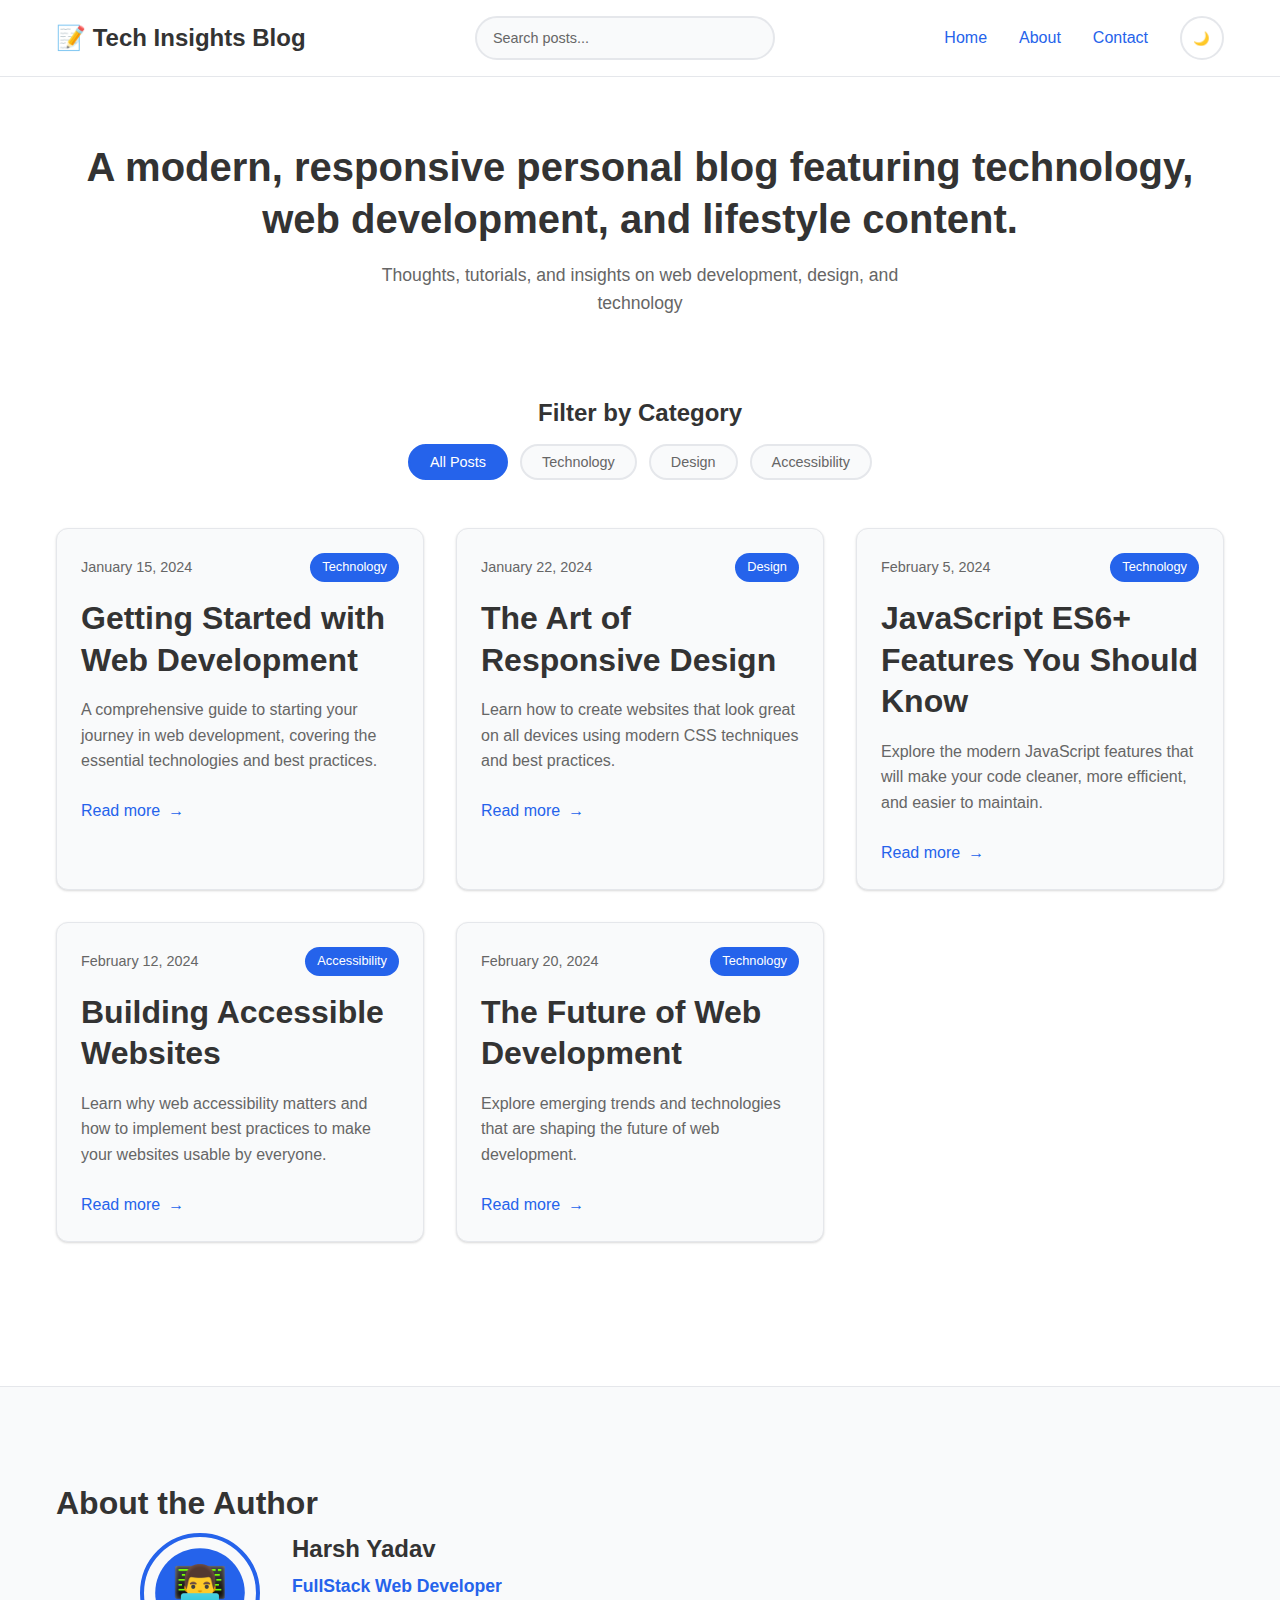
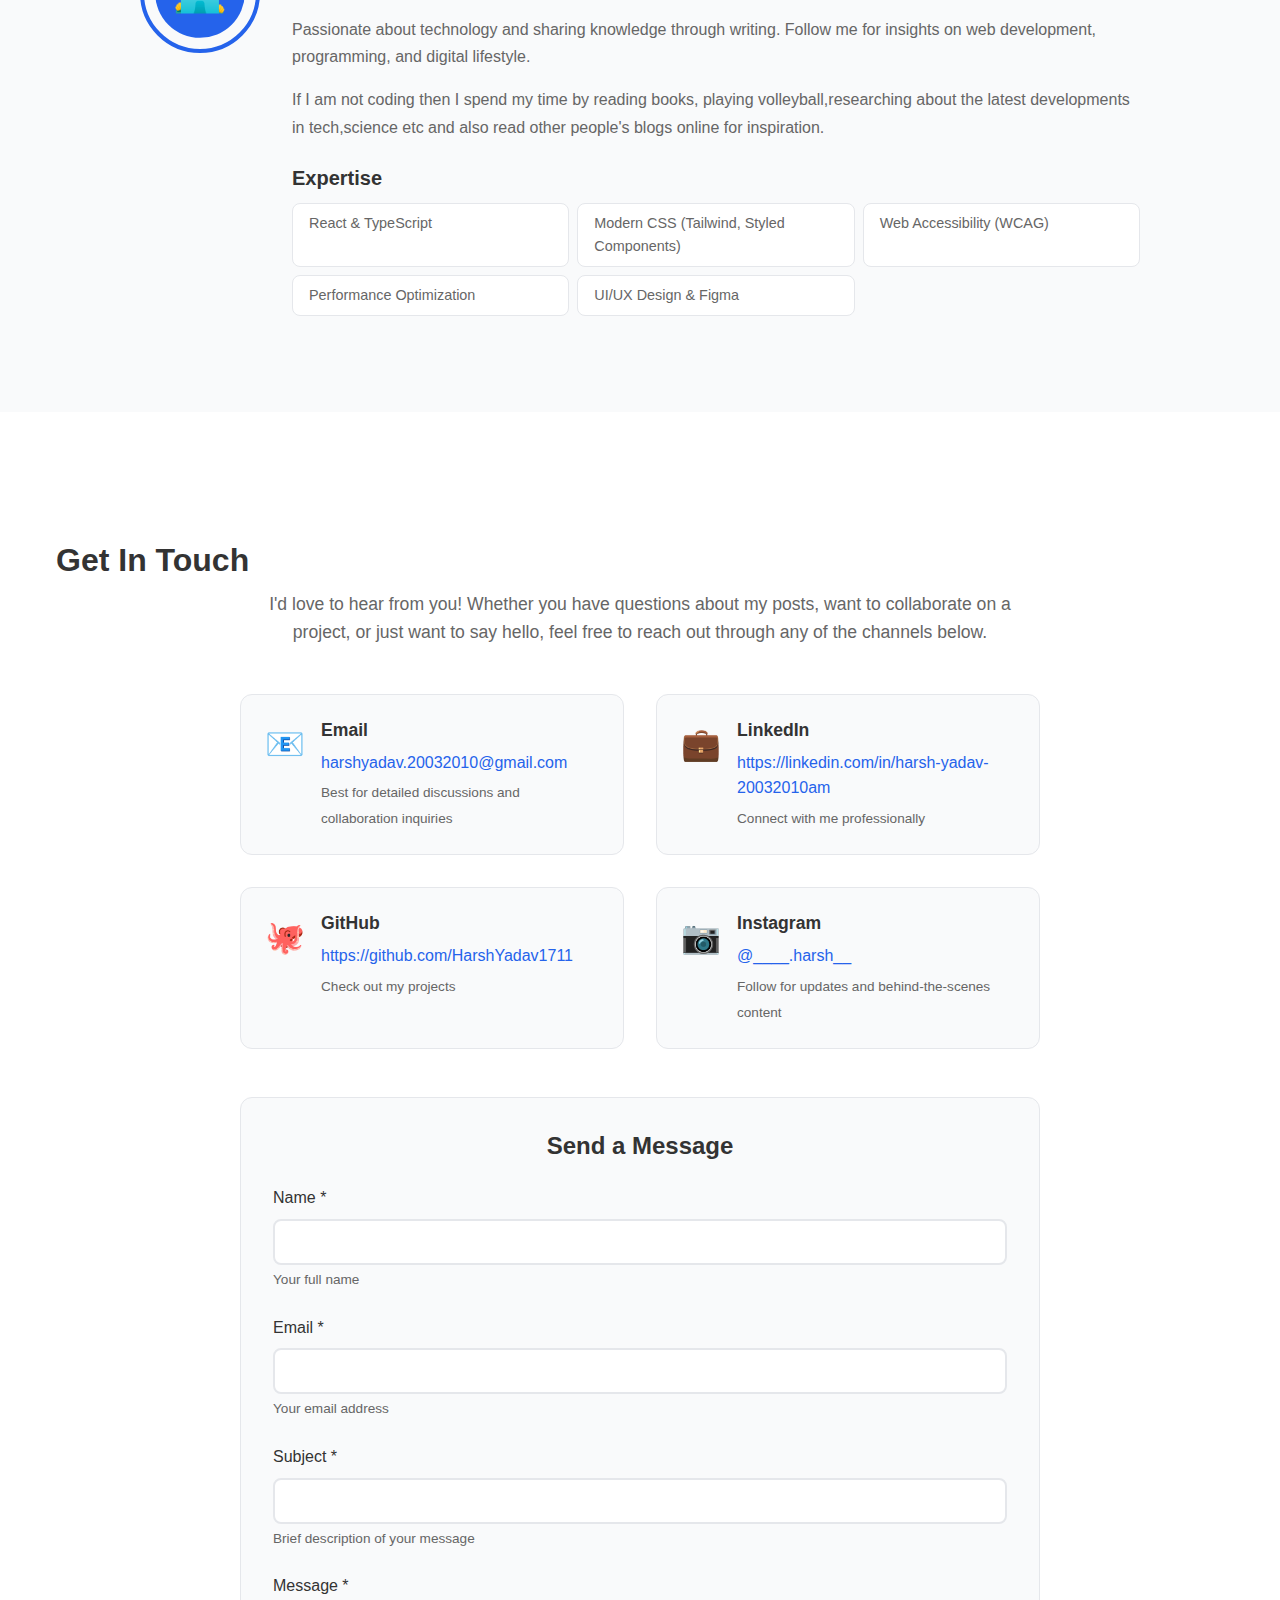
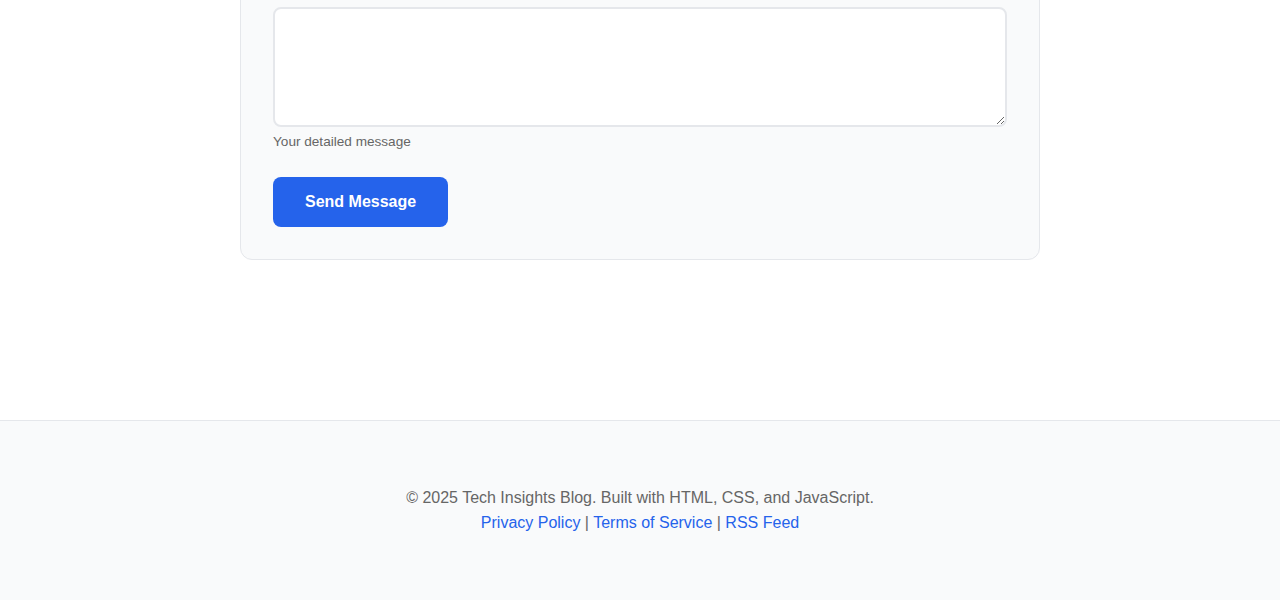
<file: index.html>
<!DOCTYPE html>
<html lang="en">    
<head>
    <meta charset="UTF-8">
    <meta name="viewport" content="width=device-width, initial-scale=1.0">
    <meta name="description" content="A modern, responsive personal blog featuring technology, web development, and lifestyle content.">
    <meta name="keywords" content="blog, technology, web development, programming, lifestyle">
    <meta name="author" content="Harsh Yadav">
    
    <!-- Open Graph Meta Tags -->
    <meta property="og:title" content="Tech Insights Blog">
    <meta property="og:description" content="A modern, responsive personal blog featuring technology, web development, and lifestyle content.">
    <meta property="og:type" content="website">
    <meta property="og:url" content="https://yourblog.com">
    
    <!-- Twitter Card Meta Tags -->
    <meta name="twitter:card" content="summary">
    <meta name="twitter:title" content="Tech Insights Blog">
    <meta name="twitter:description" content="A modern, responsive personal blog featuring technology, web development, and lifestyle content.">
    
    <title>Tech Insights Blog - Home</title>
    
    <!-- Favicon -->
    <link rel="icon" type="image/svg+xml" href="data:image/svg+xml,<svg xmlns='http://www.w3.org/2000/svg' viewBox='0 0 100 100'><text y='.9em' font-size='90'>📝</text></svg>">
    
    <!-- Preload Critical Resources -->
    <link rel="preload" href="style.css" as="style">
    <link rel="preload" href="script.js" as="script">
    <link rel="preload" href="posts.json" as="fetch" crossorigin>
    
    <!-- Stylesheet -->
    <link rel="stylesheet" href="style.css">
    
    <!-- Theme Color for Mobile Browsers -->
    <meta name="theme-color" content="#2563eb">
    <meta name="msapplication-TileColor" content="#2563eb">
</head>
<body>
    <!-- Skip to main content link for accessibility -->
    <a href="#main-content" class="sr-only sr-only-focusable">Skip to main content</a>
    
    <!-- Header with Navigation -->
    <header class="header" role="banner">
        <nav class="nav" role="navigation" aria-label="Main navigation">
            <a href="?" class="logo" aria-label="Personal Blog Home">
                📝 Tech Insights Blog
            </a>
            
            <div class="search-container">
                <input 
                    type="search" 
                    class="search-input" 
                    placeholder="Search posts..." 
                    aria-label="Search blog posts"
                    autocomplete="off"
                >
            </div>
            
            <button class="mobile-menu-toggle" aria-label="Toggle mobile menu" aria-expanded="false">
                ☰
            </button>
            
            <ul class="nav-links">
                <li><a href="?" aria-current="page">Home</a></li>
                <li><a href="#about">About</a></li>
                <li><a href="#contact">Contact</a></li>
                <li>
                    <button 
                        class="theme-toggle" 
                        aria-label="Switch to dark theme"
                        title="Toggle theme"
                    >
                        🌙
                    </button>
                </li>
            </ul>
        </nav>
    </header>

    <!-- Main Content -->
    <main id="main-content" class="container" role="main">
        <!-- Content will be dynamically loaded here -->
        <div class="loading">
            <h2>Loading...</h2>
            <p>Please wait while we fetch the latest posts.</p>
        </div>
    </main>

    <!-- About Section -->
    <section id="about" class="about-section">
        <div class="container">
            <h2>About the Author</h2>
            <div class="about-content">
                <div class="author-info">
                    <div class="author-avatar">
                        <img src="data:image/svg+xml,<svg xmlns='http://www.w3.org/2000/svg' viewBox='0 0 100 100'><circle cx='50' cy='50' r='40' fill='%232563eb'/><text x='50' y='60' font-size='40' text-anchor='middle' fill='white'>👨‍💻</text></svg>" alt="Author Avatar" width="120" height="120">
                    </div>
                    <div class="author-details">
                        <h3>Harsh Yadav</h3>
                        <p class="author-title">FullStack Web Developer</p>
                        <p class="author-bio">
                            Passionate about technology and sharing knowledge through writing. 
                            Follow me for insights on web development, programming, and digital lifestyle.
                        </p>
                        <p class="author-bio">
                            If I am not coding then I spend my time by reading books, playing volleyball,researching about the latest developments in tech,science etc and also read other people's blogs online for inspiration.
                        </p>
                        <div class="author-skills">
                            <h4>Expertise</h4>
                            <ul class="skills-list">
                                <li>React & TypeScript</li>
                                <li>Modern CSS (Tailwind, Styled Components)</li>
                                <li>Web Accessibility (WCAG)</li>
                                <li>Performance Optimization</li>
                                <li>UI/UX Design & Figma</li>
                            </ul>
                        </div>
                    </div>
                </div>
            </div>
        </div>
    </section>

    <!-- Contact Section -->
    <section id="contact" class="contact-section">
        <div class="container">
            <h2>Get In Touch</h2>
            <div class="contact-content">
                <div class="contact-intro">
                    <p>
                        I'd love to hear from you! Whether you have questions about my posts, 
                        want to collaborate on a project, or just want to say hello, feel free to reach out through any of the channels below.
                    </p>
                </div>
                
                <div class="contact-methods">
                    <div class="contact-item">
                        <div class="contact-icon">📧</div>
                        <div class="contact-details">
                            <h3>Email</h3>
                            <p><a href="mailto:harshyadav.20032010@gmail.com">harshyadav.20032010@gmail.com</a></p>
                            <small>Best for detailed discussions and collaboration inquiries</small>
                        </div>
                    </div>
                    
                    <div class="contact-item">
                        <div class="contact-icon">💼</div>
                        <div class="contact-details">
                            <h3>LinkedIn</h3>
                            <p><a href="https://linkedin.com/in/harsh-yadav-20032010am" target="_blank" rel="noopener">https://linkedin.com/in/harsh-yadav-20032010am</a></p>
                            <small>Connect with me professionally</small>
                        </div>
                    </div>
                    
                    <div class="contact-item">
                        <div class="contact-icon">🐙</div>
                        <div class="contact-details">
                            <h3>GitHub</h3>
                            <p><a href="https://github.com/HarshYadav1711" target="_blank" rel="noopener">https://github.com/HarshYadav1711</a></p>
                            <small>Check out my projects</small>
                        </div>
                    </div>
                    
                    <div class="contact-item">
                        <div class="contact-icon">📷</div>
                        <div class="contact-details">
                            <h3>Instagram</h3>
                            <p><a href="https://instagram.com/____.harsh__" target="_blank" rel="noopener">@____.harsh__</a></p>
                            <small>Follow for updates and behind-the-scenes content</small>
                        </div>
                    </div>
                </div>
                
                <div class="contact-form-section">
                    <h3>Send a Message</h3>
                    <form class="contact-form" action="#" method="post">
                        <div class="form-group">
                            <label for="name">Name *</label>
                            <input type="text" id="name" name="name" required aria-describedby="name-help">
                            <small id="name-help">Your full name</small>
                        </div>
                        
                        <div class="form-group">
                            <label for="email">Email *</label>
                            <input type="email" id="email" name="email" required aria-describedby="email-help">
                            <small id="email-help">Your email address</small>
                        </div>
                        
                        <div class="form-group">
                            <label for="subject">Subject *</label>
                            <input type="text" id="subject" name="subject" required aria-describedby="subject-help">
                            <small id="subject-help">Brief description of your message</small>
                        </div>
                        
                        <div class="form-group">
                            <label for="message">Message *</label>
                            <textarea id="message" name="message" rows="5" required aria-describedby="message-help"></textarea>
                            <small id="message-help">Your detailed message</small>
                        </div>
                        
                        <button type="submit" class="submit-btn">Send Message</button>
                    </form>
                </div>
            </div>
        </div>
    </section>

    <!-- Footer -->
    <footer class="footer" role="contentinfo">
        <div class="container">
            <p>&copy; 2025 Tech Insights Blog. Built with HTML, CSS, and JavaScript.</p>
            <p>
                <a href="#privacy">Privacy Policy</a> | 
                <a href="#terms">Terms of Service</a> | 
                <a href="#rss">RSS Feed</a>
            </p>
        </div>
    </footer>

    <!-- JavaScript -->
    <script src="script.js"></script>
    
    <!-- Schema.org structured data -->
    <script type="application/ld+json">
    {
        "@context": "https://schema.org",
        "@type": "Blog",
        "name": "Personal Blog",
        "description": "A personal blog featuring articles on web development, design, and technology",
        "url": "",
        "author": {
            "@type": "Person",
            "name": "Blog Author"
        },
        "publisher": {
            "@type": "Organization",
            "name": "Personal Blog"
        }
    }
    </script>

    <!-- Additional CSS for screen reader only content -->
    <style>
        .sr-only {
            position: absolute;
            width: 1px;
            height: 1px;
            padding: 0;
            margin: -1px;
            overflow: hidden;
            clip: rect(0, 0, 0, 0);
            white-space: nowrap;
            border: 0;
        }
        
        .sr-only-focusable:focus {
            position: static;
            width: auto;
            height: auto;
            padding: 0.5rem 1rem;
            margin: 0;
            overflow: visible;
            clip: auto;
            white-space: normal;
            background-color: var(--accent-color);
            color: white;
            text-decoration: none;
            z-index: 1000;
        }
    </style>
</body>
</html>
</file>
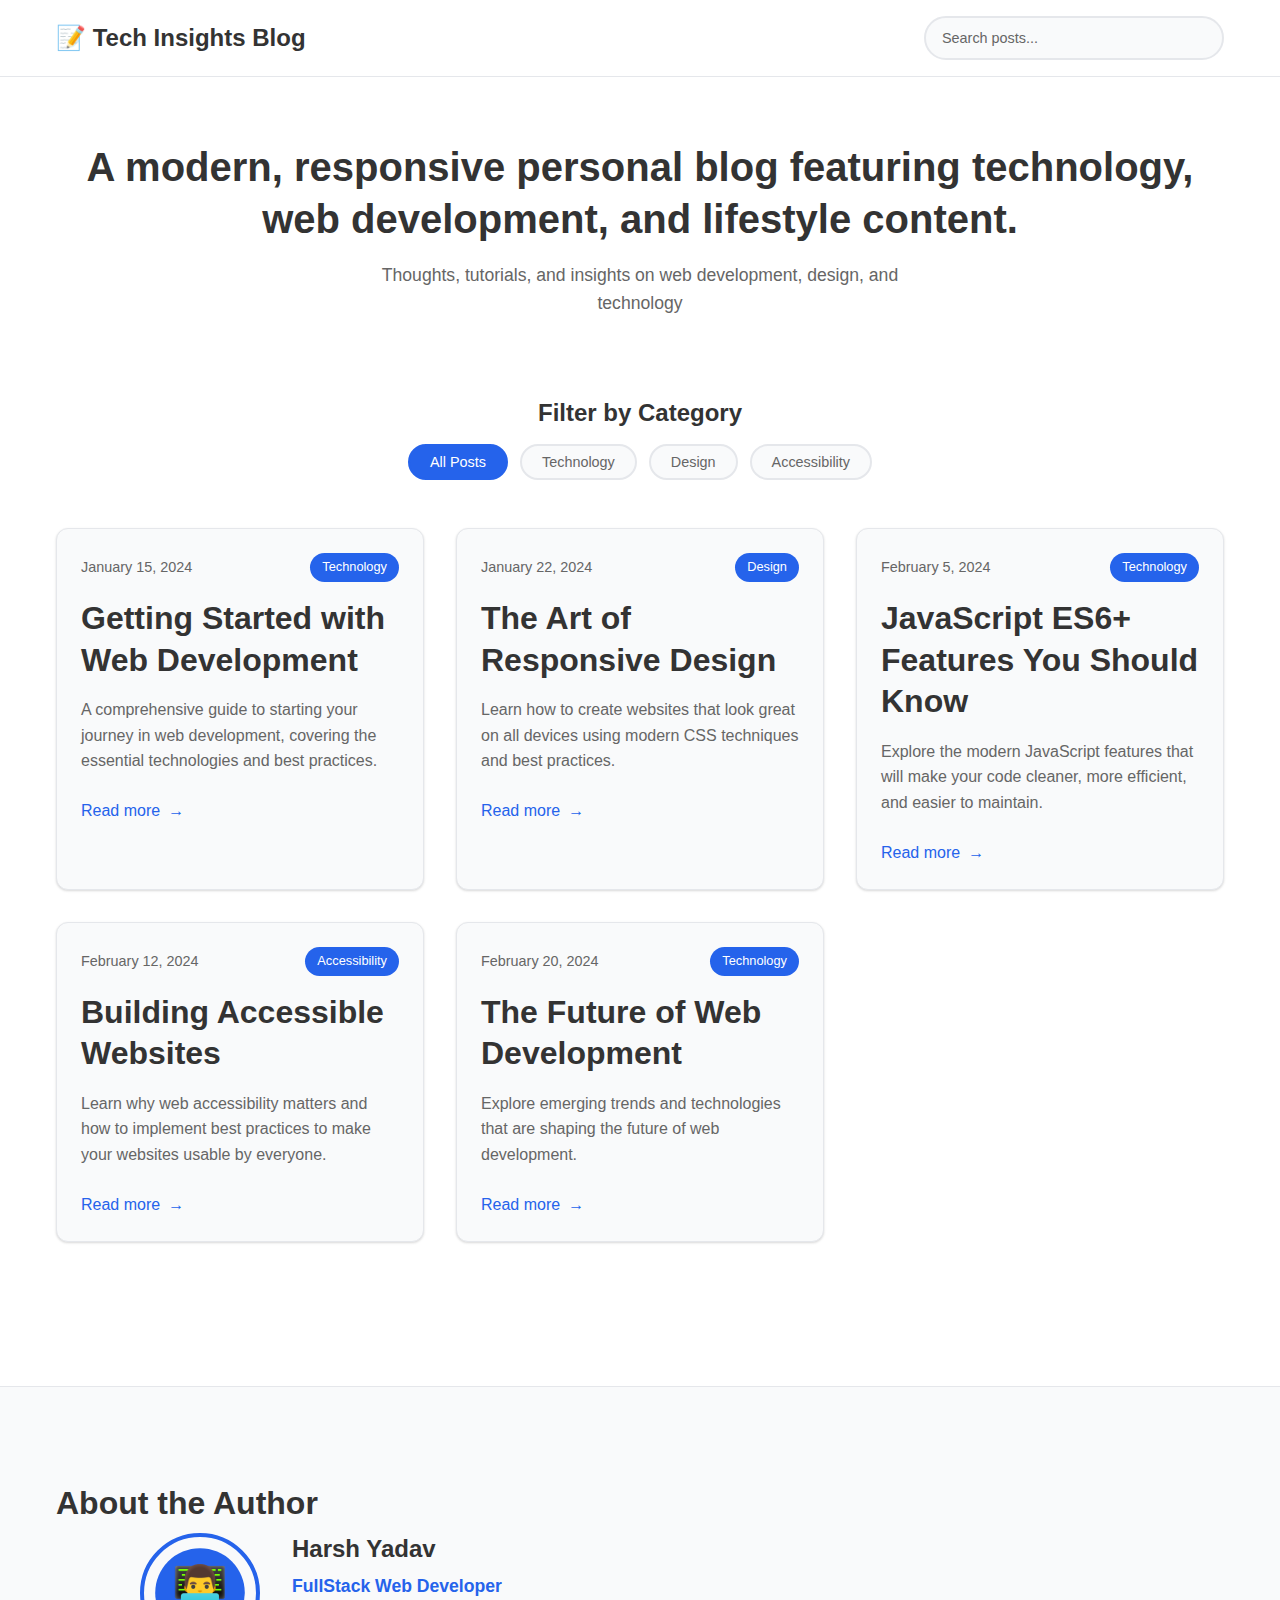
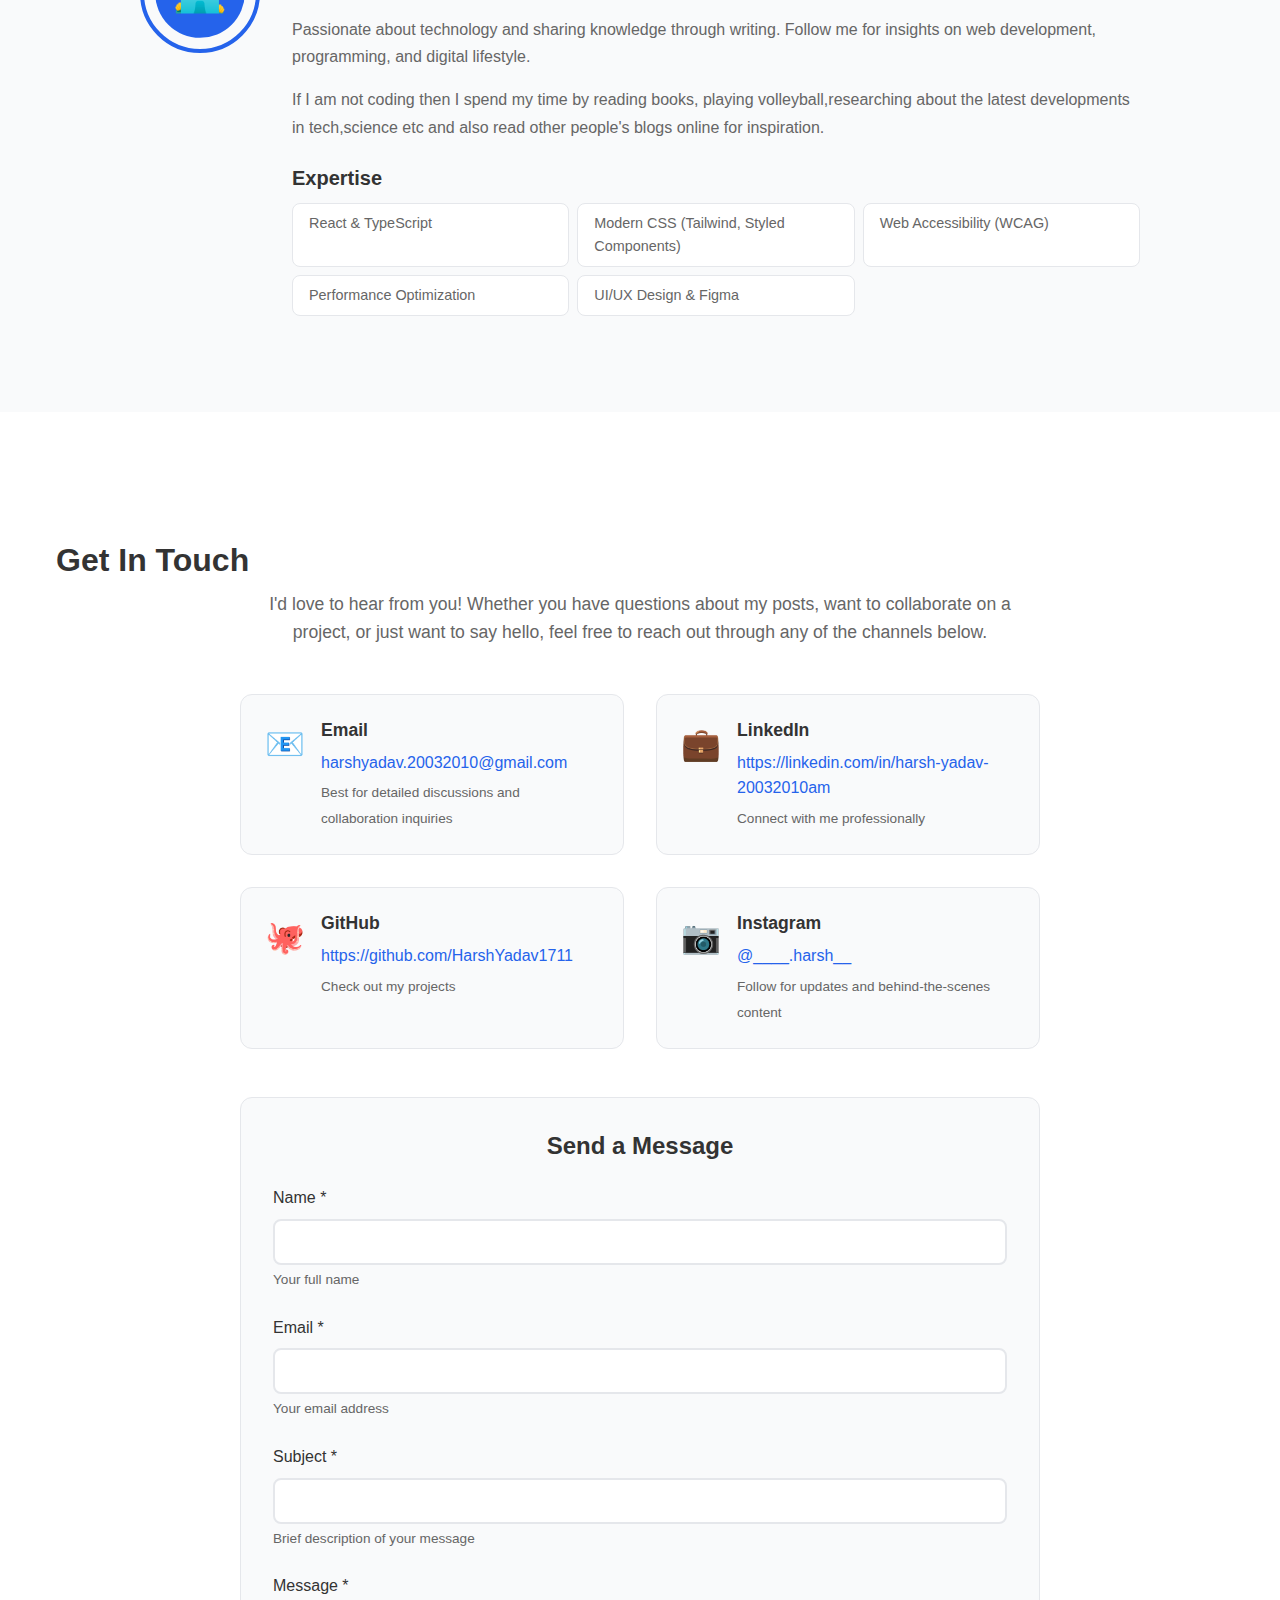
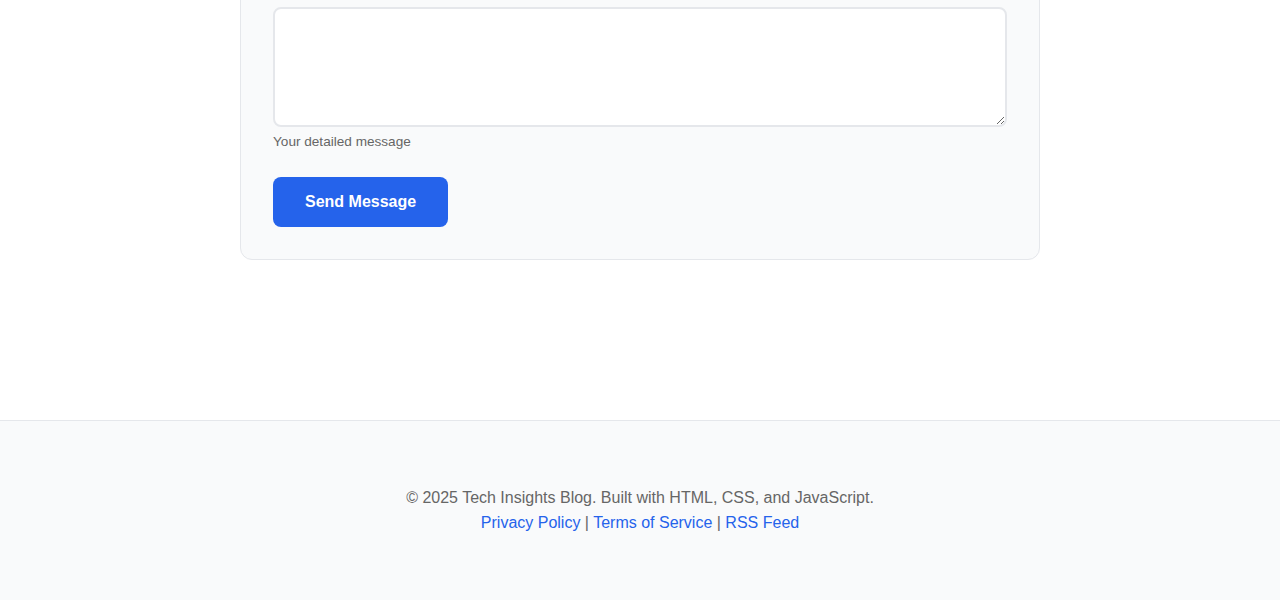
<file: post.html>
<!DOCTYPE html>
<html lang="en">
<head>
    <meta charset="UTF-8">
    <meta name="viewport" content="width=device-width, initial-scale=1.0">
    <meta name="description" content="A modern, responsive personal blog featuring technology, web development, and lifestyle content.">
    <meta name="keywords" content="blog, technology, web development, programming, lifestyle">
    <meta name="author" content="Harsh Yadav">
    
    <!-- Open Graph Meta Tags -->
    <meta property="og:title" content="Tech Insights Blog">
    <meta property="og:description" content="A modern, responsive personal blog featuring technology, web development, and lifestyle content.">
    <meta property="og:type" content="article">
    <meta property="og:url" content="https://yourblog.com/post.html">
    
    <!-- Twitter Card Meta Tags -->
    <meta name="twitter:card" content="summary_large_image">
    <meta name="twitter:title" content="Tech Insights Blog">
    <meta name="twitter:description" content="A modern, responsive personal blog featuring technology, web development, and lifestyle content.">
    
    <title>Tech Insights Blog</title>
    
    <!-- Favicon -->
    <link rel="icon" type="image/svg+xml" href="data:image/svg+xml,<svg xmlns='http://www.w3.org/2000/svg' viewBox='0 0 100 100'><text y='.9em' font-size='90'>📝</text></svg>">
    
    <!-- Preload Critical Resources -->
    <link rel="preload" href="style.css" as="style">
    <link rel="preload" href="script.js" as="script">
    <link rel="preload" href="posts.json" as="fetch" crossorigin>
    
    <!-- Stylesheet -->
    <link rel="stylesheet" href="style.css">
    
    <!-- Theme Color for Mobile Browsers -->
    <meta name="theme-color" content="#2563eb">
    <meta name="msapplication-TileColor" content="#2563eb">
</head>
<body>
    <!-- Skip to main content link for accessibility -->
    <a href="#main-content" class="sr-only sr-only-focusable">Skip to main content</a>
    
    <!-- Header with Navigation -->
    <header class="header" role="banner">
        <nav class="nav" role="navigation" aria-label="Main navigation">
            <a href="?" class="logo" aria-label="Personal Blog Home">
                📝 Tech Insights Blog
            </a>
            
            <div class="search-container">
                <input 
                    type="search" 
                    class="search-input" 
                    placeholder="Search posts..." 
                    aria-label="Search blog posts"
                    autocomplete="off"
                >
            </div>
            
            <button class="mobile-menu-toggle" aria-label="Toggle mobile menu" aria-expanded="false">
                ☰
            </button>
            
            <ul class="nav-links mobile-hidden">
                <li><a href="?">Home</a></li>
                <li><a href="#about">About</a></li>
                <li><a href="#contact">Contact</a></li>
                <li>
                    <button 
                        class="theme-toggle" 
                        aria-label="Switch to dark theme"
                        title="Toggle theme"
                    >
                        🌙
                    </button>
                </li>
            </ul>
        </nav>
    </header>

    <!-- Main Content -->
    <main id="main-content" class="container" role="main">
        <!-- Content will be dynamically loaded here -->
        <div class="loading">
            <h2>Loading...</h2>
            <p>Please wait while we fetch the blog post.</p>
        </div>
    </main>

    <!-- About Section -->
    <section id="about" class="about-section">
        <div class="container">
            <h2>About the Author</h2>
            <div class="about-content">
                <div class="author-info">
                    <div class="author-avatar">
                        <img src="data:image/svg+xml,<svg xmlns='http://www.w3.org/2000/svg' viewBox='0 0 100 100'><circle cx='50' cy='50' r='40' fill='%232563eb'/><text x='50' y='60' font-size='40' text-anchor='middle' fill='white'>👨‍💻</text></svg>" alt="Author Avatar" width="120" height="120">
                    </div>
                    <div class="author-details">
                        <h3>Harsh Yadav</h3>
                        <p class="author-title">FullStack Web Developer</p>
                        <p class="author-bio">
                            Passionate about technology and sharing knowledge through writing. 
                            Follow me for insights on web development, programming, and digital lifestyle.
                        </p>
                        <p class="author-bio">
                            If I am not coding then I spend my time by reading books, playing volleyball,researching about the latest developments in tech,science etc and also read other people's blogs online for inspiration.
                        </p>
                        <div class="author-skills">
                            <h4>Expertise</h4>
                            <ul class="skills-list">
                                <li>React & TypeScript</li>
                                <li>Modern CSS (Tailwind, Styled Components)</li>
                                <li>Web Accessibility (WCAG)</li>
                                <li>Performance Optimization</li>
                                <li>UI/UX Design & Figma</li>
                            </ul>
                        </div>
                    </div>
                </div>
            </div>
        </div>
    </section>

    <!-- Contact Section -->
    <section id="contact" class="contact-section">
        <div class="container">
            <h2>Get In Touch</h2>
            <div class="contact-content">
                <div class="contact-intro">
                    <p>
                        I'd love to hear from you! Whether you have questions about my posts, 
                        want to collaborate on a project, or just want to say hello, feel free to reach out through any of the channels below.
                    </p>
                </div>
                
                <div class="contact-methods">
                    <div class="contact-item">
                        <div class="contact-icon">📧</div>
                        <div class="contact-details">
                            <h3>Email</h3>
                            <p><a href="mailto:[YOUR-EMAIL@DOMAIN.COM]">harshyadav.20032010@gmail.com</a></p>
                            <small>Best for detailed discussions and collaboration inquiries</small>
                        </div>
                    </div>
                    
                    <div class="contact-item">
                        <div class="contact-icon">💼</div>
                        <div class="contact-details">
                            <h3>LinkedIn</h3>
                            <p><a href="https://linkedin.com/in/[YOUR-LINKEDIN-USERNAME]" target="_blank" rel="noopener">https://linkedin.com/in/harsh-yadav-20032010am</a></p>
                            <small>Connect with me professionally</small>
                        </div>
                    </div>
                    
                    <div class="contact-item">
                        <div class="contact-icon">🐙</div>
                        <div class="contact-details">
                            <h3>GitHub</h3>
                            <p><a href="https://github.com/[YOUR-GITHUB-USERNAME]" target="_blank" rel="noopener">https://github.com/HarshYadav1711</a></p>
                            <small>Check out my projects</small>
                        </div>
                    </div>
                    
                    <div class="contact-item">
                        <div class="contact-icon">📷</div>
                        <div class="contact-details">
                            <h3>Instagram</h3>
                            <p><a href="https://instagram.com/[YOUR-INSTAGRAM-HANDLE]" target="_blank" rel="noopener">@____.harsh__</a></p>
                            <small>Follow for updates and behind-the-scenes content</small>
                        </div>
                    </div>
                </div>
                
                <div class="contact-form-section">
                    <h3>Send a Message</h3>
                    <form class="contact-form" action="#" method="post">
                        <div class="form-group">
                            <label for="name">Name *</label>
                            <input type="text" id="name" name="name" required aria-describedby="name-help">
                            <small id="name-help">Your full name</small>
                        </div>
                        
                        <div class="form-group">
                            <label for="email">Email *</label>
                            <input type="email" id="email" name="email" required aria-describedby="email-help">
                            <small id="email-help">Your email address</small>
                        </div>
                        
                        <div class="form-group">
                            <label for="subject">Subject *</label>
                            <input type="text" id="subject" name="subject" required aria-describedby="subject-help">
                            <small id="subject-help">Brief description of your message</small>
                        </div>
                        
                        <div class="form-group">
                            <label for="message">Message *</label>
                            <textarea id="message" name="message" rows="5" required aria-describedby="message-help"></textarea>
                            <small id="message-help">Your detailed message</small>
                        </div>
                        
                        <button type="submit" class="submit-btn">Send Message</button>
                    </form>
                </div>
            </div>
        </div>
    </section>

    <!-- Footer -->
    <footer class="footer" role="contentinfo">
        <div class="container">
            <p>&copy; 2025 Tech Insights Blog. Built with HTML, CSS, and JavaScript.</p>
            <p>
                <a href="#privacy">Privacy Policy</a> | 
                <a href="#terms">Terms of Service</a> | 
                <a href="#rss">RSS Feed</a>
            </p>
        </div>
    </footer>

    <!-- JavaScript -->
    <script src="script.js"></script>
    
    <!-- Additional CSS for screen reader only content -->
    <style>
        .sr-only {
            position: absolute;
            width: 1px;
            height: 1px;
            padding: 0;
            margin: -1px;
            overflow: hidden;
            clip: rect(0, 0, 0, 0);
            white-space: nowrap;
            border: 0;
        }
        
        .sr-only-focusable:focus {
            position: static;
            width: auto;
            height: auto;
            padding: 0.5rem 1rem;
            margin: 0;
            overflow: visible;
            clip: auto;
            white-space: normal;
            background-color: var(--accent-color);
            color: white;
            text-decoration: none;
            z-index: 1000;
        }
    </style>
</body>
</html>
</file>
<file: style.css>
/* CSS Reset and Base Styles */
* {
  margin: 0;
  padding: 0;
  box-sizing: border-box;
}

:root {
  /* Light theme colors */
  --bg-color: #ffffff;
  --text-color: #333333;
  --text-secondary: #666666;
  --accent-color: #2563eb;
  --accent-hover: #1d4ed8;
  --border-color: #e5e7eb;
  --card-bg: #f9fafb;
  --shadow: 0 1px 3px 0 rgba(0, 0, 0, 0.1), 0 1px 2px 0 rgba(0, 0, 0, 0.06);
  --shadow-hover: 0 4px 6px -1px rgba(0, 0, 0, 0.1), 0 2px 4px -1px rgba(0, 0, 0, 0.06);
  
  /* Dark theme colors */
  --dark-bg-color: #1a1a1a;
  --dark-text-color: #e5e5e5;
  --dark-text-secondary: #a3a3a3;
  --dark-accent-color: #3b82f6;
  --dark-accent-hover: #2563eb;
  --dark-border-color: #374151;
  --dark-card-bg: #2d2d2d;
  --dark-shadow: 0 1px 3px 0 rgba(0, 0, 0, 0.3), 0 1px 2px 0 rgba(0, 0, 0, 0.2);
  --dark-shadow-hover: 0 4px 6px -1px rgba(0, 0, 0, 0.3), 0 2px 4px -1px rgba(0, 0, 0, 0.2);
}

/* Dark theme */
[data-theme="dark"] {
  --bg-color: var(--dark-bg-color);
  --text-color: var(--dark-text-color);
  --text-secondary: var(--dark-text-secondary);
  --accent-color: var(--dark-accent-color);
  --accent-hover: var(--dark-accent-hover);
  --border-color: var(--dark-border-color);
  --card-bg: var(--dark-card-bg);
  --shadow: var(--dark-shadow);
  --shadow-hover: var(--dark-shadow-hover);
}

body {
  font-family: -apple-system, BlinkMacSystemFont, 'Segoe UI', Roboto, Oxygen, Ubuntu, Cantarell, sans-serif;
  line-height: 1.6;
  color: var(--text-color);
  background-color: var(--bg-color);
  transition: background-color 0.3s ease, color 0.3s ease;
}

/* Typography */
h1, h2, h3, h4, h5, h6 {
  font-weight: 600;
  line-height: 1.3;
  margin-bottom: 0.5rem;
  color: var(--text-color);
}

h1 { font-size: 2.5rem; }
h2 { font-size: 2rem; }
h3 { font-size: 1.5rem; }
h4 { font-size: 1.25rem; }

p {
  margin-bottom: 1rem;
  color: var(--text-secondary);
}

a {
  color: var(--accent-color);
  text-decoration: none;
  transition: color 0.2s ease;
}

a:hover, a:focus {
  color: var(--accent-hover);
  text-decoration: underline;
}

/* Focus styles for accessibility */
*:focus {
  outline: 2px solid var(--accent-color);
  outline-offset: 2px;
}

/* Header and Navigation */
.header {
  background-color: var(--bg-color);
  border-bottom: 1px solid var(--border-color);
  position: sticky;
  top: 0;
  z-index: 100;
  transition: background-color 0.3s ease, border-color 0.3s ease;
}

.nav {
  max-width: 1200px;
  margin: 0 auto;
  padding: 1rem;
  display: flex;
  justify-content: space-between;
  align-items: center;
  flex-wrap: wrap;
  gap: 1rem;
  position: relative;
}

/* Mobile Menu Toggle */
.mobile-menu-toggle {
  display: none;
  background: none;
  border: 2px solid var(--border-color);
  border-radius: 8px;
  padding: 0.5rem;
  cursor: pointer;
  color: var(--text-color);
  font-size: 1.2rem;
  transition: all 0.2s ease;
}

.mobile-menu-toggle:hover {
  border-color: var(--accent-color);
  color: var(--accent-color);
}

.mobile-menu-toggle:focus {
  outline: 2px solid var(--accent-color);
  outline-offset: 2px;
}

.logo {
  font-size: 1.5rem;
  font-weight: 700;
  color: var(--text-color);
  text-decoration: none;
}

.nav-links {
  display: flex;
  list-style: none;
  gap: 2rem;
  align-items: center;
}

/* Mobile menu states */
.nav-links.mobile-hidden {
  display: none;
}

.nav-links.mobile-visible {
  display: flex;
}

.nav-links a {
  font-weight: 500;
  padding: 0.5rem 0;
  position: relative;
}

.nav-links a::after {
  content: '';
  position: absolute;
  bottom: 0;
  left: 0;
  width: 0;
  height: 2px;
  background-color: var(--accent-color);
  transition: width 0.2s ease;
}

.nav-links a:hover::after,
.nav-links a:focus::after {
  width: 100%;
}

/* Theme Toggle Button */
.theme-toggle {
  background: none;
  border: 2px solid var(--border-color);
  border-radius: 50%;
  width: 44px;
  height: 44px;
  cursor: pointer;
  display: flex;
  align-items: center;
  justify-content: center;
  transition: all 0.2s ease;
  color: var(--text-color);
  min-width: 44px;
  min-height: 44px;
}

.theme-toggle:hover {
  border-color: var(--accent-color);
  transform: scale(1.05);
}

/* Search Bar */
.search-container {
  position: relative;
  flex-grow: 1;
  max-width: 300px;
}

.search-input {
  width: 100%;
  padding: 0.75rem 1rem;
  border: 2px solid var(--border-color);
  border-radius: 25px;
  background-color: var(--card-bg);
  color: var(--text-color);
  font-size: 0.9rem;
  transition: all 0.2s ease;
}

.search-input:focus {
  border-color: var(--accent-color);
  background-color: var(--bg-color);
}

.search-input::placeholder {
  color: var(--text-secondary);
}

/* Main Content */
.container {
  max-width: 1200px;
  margin: 0 auto;
  padding: 2rem 1rem;
}

.hero {
  text-align: center;
  margin-bottom: 3rem;
  padding: 2rem 0;
}

.hero h1 {
  margin-bottom: 1rem;
  color: var(--text-color);
}

.hero p {
  font-size: 1.1rem;
  max-width: 600px;
  margin: 0 auto;
}

/* Filters Section */
.filters-section {
  margin-bottom: 3rem;
}

.category-filter {
  text-align: center;
}

.category-filter h3 {
  margin-bottom: 1rem;
  color: var(--text-color);
}

.category-buttons {
  display: flex;
  flex-wrap: wrap;
  justify-content: center;
  gap: 0.75rem;
}

.category-btn {
  background-color: var(--card-bg);
  color: var(--text-secondary);
  border: 2px solid var(--border-color);
  border-radius: 25px;
  padding: 0.5rem 1.25rem;
  font-size: 0.9rem;
  font-weight: 500;
  cursor: pointer;
  transition: all 0.2s ease;
  text-transform: capitalize;
}

.category-btn:hover {
  border-color: var(--accent-color);
  color: var(--accent-color);
  transform: translateY(-2px);
}

.category-btn.active {
  background-color: var(--accent-color);
  color: white;
  border-color: var(--accent-color);
}

.category-btn:focus {
  outline: 2px solid var(--accent-color);
  outline-offset: 2px;
}

/* Blog Posts Grid */
.posts-grid {
  display: grid;
  grid-template-columns: repeat(auto-fit, minmax(300px, 1fr));
  gap: 2rem;
  margin-bottom: 3rem;
}

.post-card {
  background-color: var(--card-bg);
  border-radius: 12px;
  padding: 1.5rem;
  box-shadow: var(--shadow);
  transition: all 0.3s ease;
  border: 1px solid var(--border-color);
}

.post-card:hover {
  transform: translateY(-4px);
  box-shadow: var(--shadow-hover);
}

.post-meta {
  display: flex;
  justify-content: space-between;
  align-items: center;
  margin-bottom: 1rem;
  flex-wrap: wrap;
  gap: 0.5rem;
}

.post-date {
  color: var(--text-secondary);
  font-size: 0.9rem;
}

.post-category {
  background-color: var(--accent-color);
  color: white;
  padding: 0.25rem 0.75rem;
  border-radius: 15px;
  font-size: 0.8rem;
  font-weight: 500;
}

.post-title {
  margin-bottom: 1rem;
}

.post-title a {
  color: var(--text-color);
  text-decoration: none;
}

.post-title a:hover {
  color: var(--accent-color);
}

.post-excerpt {
  margin-bottom: 1.5rem;
  line-height: 1.6;
}

.read-more {
  display: inline-flex;
  align-items: center;
  gap: 0.5rem;
  color: var(--accent-color);
  font-weight: 500;
  text-decoration: none;
  transition: all 0.2s ease;
}

.read-more:hover {
  color: var(--accent-hover);
  transform: translateX(4px);
}

.read-more::after {
  content: '→';
  transition: transform 0.2s ease;
}

.read-more:hover::after {
  transform: translateX(4px);
}

/* Single Post Page */
.post-header {
  text-align: center;
  margin-bottom: 3rem;
  padding-bottom: 2rem;
  border-bottom: 1px solid var(--border-color);
}

.post-header h1 {
  margin-bottom: 1rem;
  font-size: 2.5rem;
}

.post-info {
  display: flex;
  justify-content: center;
  align-items: center;
  gap: 2rem;
  flex-wrap: wrap;
  color: var(--text-secondary);
}

.post-content {
  max-width: 800px;
  margin: 0 auto;
  font-size: 1.1rem;
  line-height: 1.8;
}

.post-content h2 {
  margin-top: 2rem;
  margin-bottom: 1rem;
  color: var(--text-color);
}

.post-content h3 {
  margin-top: 1.5rem;
  margin-bottom: 0.75rem;
  color: var(--text-color);
}

.post-content ul, .post-content ol {
  margin-bottom: 1rem;
  padding-left: 2rem;
}

.post-content li {
  margin-bottom: 0.5rem;
  color: var(--text-secondary);
}

.post-content pre {
  background-color: var(--card-bg);
  border: 1px solid var(--border-color);
  border-radius: 8px;
  padding: 1rem;
  overflow-x: auto;
  margin: 1.5rem 0;
  font-size: 0.9rem;
}

.post-content code {
  background-color: var(--card-bg);
  padding: 0.2rem 0.4rem;
  border-radius: 4px;
  font-size: 0.9rem;
  color: var(--accent-color);
}

.post-content pre code {
  background: none;
  padding: 0;
  color: var(--text-color);
}

/* Tags */
.post-tags {
  margin-top: 2rem;
  padding-top: 2rem;
  border-top: 1px solid var(--border-color);
}

.tags-list {
  display: flex;
  flex-wrap: wrap;
  gap: 0.5rem;
  list-style: none;
}

.tag {
  background-color: var(--card-bg);
  color: var(--text-secondary);
  padding: 0.25rem 0.75rem;
  border-radius: 15px;
  font-size: 0.8rem;
  border: 1px solid var(--border-color);
}

/* Back to Home Button */
.back-link {
  display: inline-flex;
  align-items: center;
  gap: 0.5rem;
  margin-bottom: 2rem;
  color: var(--accent-color);
  text-decoration: none;
  font-weight: 500;
  transition: all 0.2s ease;
}

.back-link:hover {
  color: var(--accent-hover);
  transform: translateX(-4px);
}

.back-link::before {
  content: '←';
  transition: transform 0.2s ease;
}

.back-link:hover::before {
  transform: translateX(-4px);
}

/* About Section */
.about-section {
  background-color: var(--card-bg);
  padding: 4rem 0;
  margin-top: 4rem;
  border-top: 1px solid var(--border-color);
}

.about-content {
  max-width: 1000px;
  margin: 0 auto;
}

.author-info {
  display: grid;
  grid-template-columns: auto 1fr;
  gap: 2rem;
  align-items: start;
}

.author-avatar {
  text-align: center;
}

.author-avatar img {
  border-radius: 50%;
  border: 4px solid var(--accent-color);
  transition: transform 0.3s ease;
}

.author-avatar img:hover {
  transform: scale(1.05);
}

.author-details h3 {
  color: var(--text-color);
  font-size: 1.5rem;
  margin-bottom: 0.5rem;
}

.author-title {
  color: var(--accent-color);
  font-weight: 600;
  font-size: 1.1rem;
  margin-bottom: 1rem;
}

.author-bio {
  color: var(--text-secondary);
  line-height: 1.7;
  margin-bottom: 1rem;
}

.author-skills h4 {
  color: var(--text-color);
  margin-bottom: 0.75rem;
  margin-top: 1.5rem;
}

.skills-list {
  list-style: none;
  padding: 0;
  display: grid;
  grid-template-columns: repeat(auto-fit, minmax(250px, 1fr));
  gap: 0.5rem;
}

.skills-list li {
  background-color: var(--bg-color);
  padding: 0.5rem 1rem;
  border-radius: 8px;
  border: 1px solid var(--border-color);
  color: var(--text-secondary);
  font-size: 0.9rem;
}

/* Contact Section */
.contact-section {
  padding: 4rem 0;
  margin-top: 2rem;
}

.contact-content {
  max-width: 800px;
  margin: 0 auto;
}

.contact-intro {
  text-align: center;
  margin-bottom: 3rem;
}

.contact-intro p {
  font-size: 1.1rem;
  color: var(--text-secondary);
  line-height: 1.6;
}

.contact-methods {
  display: grid;
  grid-template-columns: repeat(auto-fit, minmax(300px, 1fr));
  gap: 2rem;
  margin-bottom: 3rem;
}

.contact-item {
  display: flex;
  align-items: flex-start;
  gap: 1rem;
  padding: 1.5rem;
  background-color: var(--card-bg);
  border-radius: 12px;
  border: 1px solid var(--border-color);
  transition: all 0.3s ease;
}

.contact-item:hover {
  transform: translateY(-2px);
  box-shadow: var(--shadow-hover);
}

.contact-icon {
  font-size: 2rem;
  flex-shrink: 0;
}

.contact-details h3 {
  color: var(--text-color);
  margin-bottom: 0.5rem;
  font-size: 1.1rem;
}

.contact-details p {
  margin-bottom: 0.25rem;
}

.contact-details a {
  color: var(--accent-color);
  font-weight: 500;
}

.contact-details small {
  color: var(--text-secondary);
  font-size: 0.85rem;
}

/* Contact Form */
.contact-form-section {
  background-color: var(--card-bg);
  padding: 2rem;
  border-radius: 12px;
  border: 1px solid var(--border-color);
}

.contact-form-section h3 {
  color: var(--text-color);
  margin-bottom: 1.5rem;
  text-align: center;
}

.contact-form {
  display: grid;
  gap: 1.5rem;
}

.form-group {
  display: flex;
  flex-direction: column;
}

.form-group label {
  color: var(--text-color);
  font-weight: 500;
  margin-bottom: 0.5rem;
}

.form-group input,
.form-group textarea {
  padding: 0.75rem;
  border: 2px solid var(--border-color);
  border-radius: 8px;
  background-color: var(--bg-color);
  color: var(--text-color);
  font-size: 1rem;
  transition: border-color 0.2s ease;
  font-family: inherit;
}

.form-group input:focus,
.form-group textarea:focus {
  border-color: var(--accent-color);
  outline: none;
}

.form-group small {
  color: var(--text-secondary);
  font-size: 0.85rem;
  margin-top: 0.25rem;
}

.form-group textarea {
  resize: vertical;
  min-height: 120px;
}

.submit-btn {
  background-color: var(--accent-color);
  color: white;
  border: none;
  padding: 1rem 2rem;
  border-radius: 8px;
  font-size: 1rem;
  font-weight: 600;
  cursor: pointer;
  transition: all 0.2s ease;
  justify-self: start;
}

.submit-btn:hover {
  background-color: var(--accent-hover);
  transform: translateY(-2px);
}

.submit-btn:focus {
  outline: 2px solid var(--accent-color);
  outline-offset: 2px;
}

/* Contact Success Message */
.contact-success {
  margin-bottom: 2rem;
}

.success-message {
  background-color: #10b981;
  color: white;
  padding: 1.5rem;
  border-radius: 12px;
  text-align: center;
  animation: slideIn 0.3s ease-out;
}

.success-message h3 {
  margin-bottom: 0.5rem;
  color: white;
}

.success-message p {
  margin: 0;
  color: rgba(255, 255, 255, 0.9);
}

@keyframes slideIn {
  from {
    opacity: 0;
    transform: translateY(-20px);
  }
  to {
    opacity: 1;
    transform: translateY(0);
  }
}

/* Footer */
.footer {
  background-color: var(--card-bg);
  border-top: 1px solid var(--border-color);
  padding: 2rem 0;
  text-align: center;
  margin-top: 4rem;
}

.footer p {
  color: var(--text-secondary);
  margin: 0;
}

/* Loading and Error States */
.loading {
  text-align: center;
  padding: 3rem;
  color: var(--text-secondary);
}

.error {
  text-align: center;
  padding: 3rem;
  color: #dc2626;
  background-color: #fef2f2;
  border: 1px solid #fecaca;
  border-radius: 8px;
  margin: 2rem 0;
}

[data-theme="dark"] .error {
  background-color: #2d1b1b;
  border-color: #5c2626;
}

/* No Results */
.no-results {
  text-align: center;
  padding: 3rem;
  color: var(--text-secondary);
}

/* Responsive Design */
@media (max-width: 768px) {
  .nav {
    flex-wrap: nowrap;
    justify-content: space-between;
  }
  
  .mobile-menu-toggle {
    display: flex;
    order: 3;
  }
  
  .nav-links {
    position: absolute;
    top: 100%;
    left: 0;
    right: 0;
    background-color: var(--bg-color);
    border: 1px solid var(--border-color);
    border-top: none;
    flex-direction: column;
    gap: 0;
    padding: 1rem;
    box-shadow: var(--shadow);
    z-index: 99;
    display: none; /* Hidden by default on mobile */
  }
  
  .nav-links.mobile-visible {
    display: flex;
  }
  
  .nav-links li {
    width: 100%;
    text-align: center;
    border-bottom: 1px solid var(--border-color);
    padding: 0.75rem 0;
  }
  
  .nav-links li:last-child {
    border-bottom: none;
  }
  
  
  .search-container {
    flex-grow: 1;
    max-width: none;
    margin: 0 1rem;
  }
  
  .hero h1 {
    font-size: 2rem;
  }
  
  .posts-grid {
    grid-template-columns: 1fr;
    gap: 1.5rem;
  }
  
  .post-card {
    padding: 1rem;
  }
  
  .post-meta {
    flex-direction: column;
    align-items: flex-start;
    gap: 0.5rem;
  }
  
  .post-header h1 {
    font-size: 2rem;
  }
  
  .post-info {
    flex-direction: column;
    gap: 0.5rem;
  }
  
  .container {
    padding: 1rem;
  }
  
  /* About Section Mobile */
  .about-section {
    padding: 2rem 0;
  }
  
  .author-info {
    grid-template-columns: 1fr;
    gap: 1.5rem;
    text-align: center;
  }
  
  .author-avatar img {
    width: 100px;
    height: 100px;
  }
  
  .skills-list {
    grid-template-columns: 1fr;
  }
  
  /* Contact Section Mobile */
  .contact-section {
    padding: 2rem 0;
  }
  
  .contact-methods {
    grid-template-columns: 1fr;
    gap: 1rem;
  }
  
  .contact-item {
    padding: 1rem;
  }
  
  .contact-form-section {
    padding: 1.5rem;
  }
}

@media (max-width: 480px) {
  .hero h1 {
    font-size: 1.75rem;
  }
  
  .post-header h1 {
    font-size: 1.75rem;
  }
  
  h1 { font-size: 2rem; }
  h2 { font-size: 1.5rem; }
  h3 { font-size: 1.25rem; }
  
  .posts-grid {
    grid-template-columns: 1fr;
    gap: 1rem;
  }
  
  .container {
    padding: 1rem 0.75rem;
  }
  
  .search-container {
    margin: 0 0.5rem;
  }
  
  .category-buttons {
    gap: 0.5rem;
  }
  
  .category-btn {
    padding: 0.4rem 1rem;
    font-size: 0.85rem;
  }
  
  .contact-methods {
    gap: 1rem;
  }
  
  .contact-item {
    padding: 1rem;
  }
}

/* Additional Mobile Improvements */
@media (max-width: 320px) {
  .posts-grid {
    grid-template-columns: 1fr;
    gap: 0.75rem;
  }
  
  .container {
    padding: 0.75rem 0.5rem;
  }
  
  .post-card {
    padding: 1rem;
  }
  
  .hero {
    padding: 1rem 0;
  }
  
  .about-section, .contact-section {
    padding: 2rem 0;
  }
}

/* Responsive Images */
img {
  max-width: 100%;
  height: auto;
}

/* Better touch targets for mobile */
@media (hover: none) and (pointer: coarse) {
  .category-btn,
  .theme-toggle,
  .mobile-menu-toggle,
  .read-more,
  .back-link {
    min-height: 44px;
    min-width: 44px;
  }
  
  .nav-links a {
    padding: 1rem 0;
    display: block;
  }
}

/* High contrast mode support */
@media (prefers-contrast: high) {
  :root {
    --border-color: #000000;
    --shadow: 0 2px 4px 0 rgba(0, 0, 0, 0.5);
  }
  
  [data-theme="dark"] {
    --border-color: #ffffff;
  }
}

/* Reduced motion support */
@media (prefers-reduced-motion: reduce) {
  * {
    animation-duration: 0.01ms !important;
    animation-iteration-count: 1 !important;
    transition-duration: 0.01ms !important;
  }
}

/* Print styles */
@media print {
  .header, .footer, .theme-toggle, .search-container, .back-link {
    display: none;
  }
  
  body {
    background: white;
    color: black;
  }
  
  .post-card {
    box-shadow: none;
    border: 1px solid #ccc;
    break-inside: avoid;
  }
}
</file>
